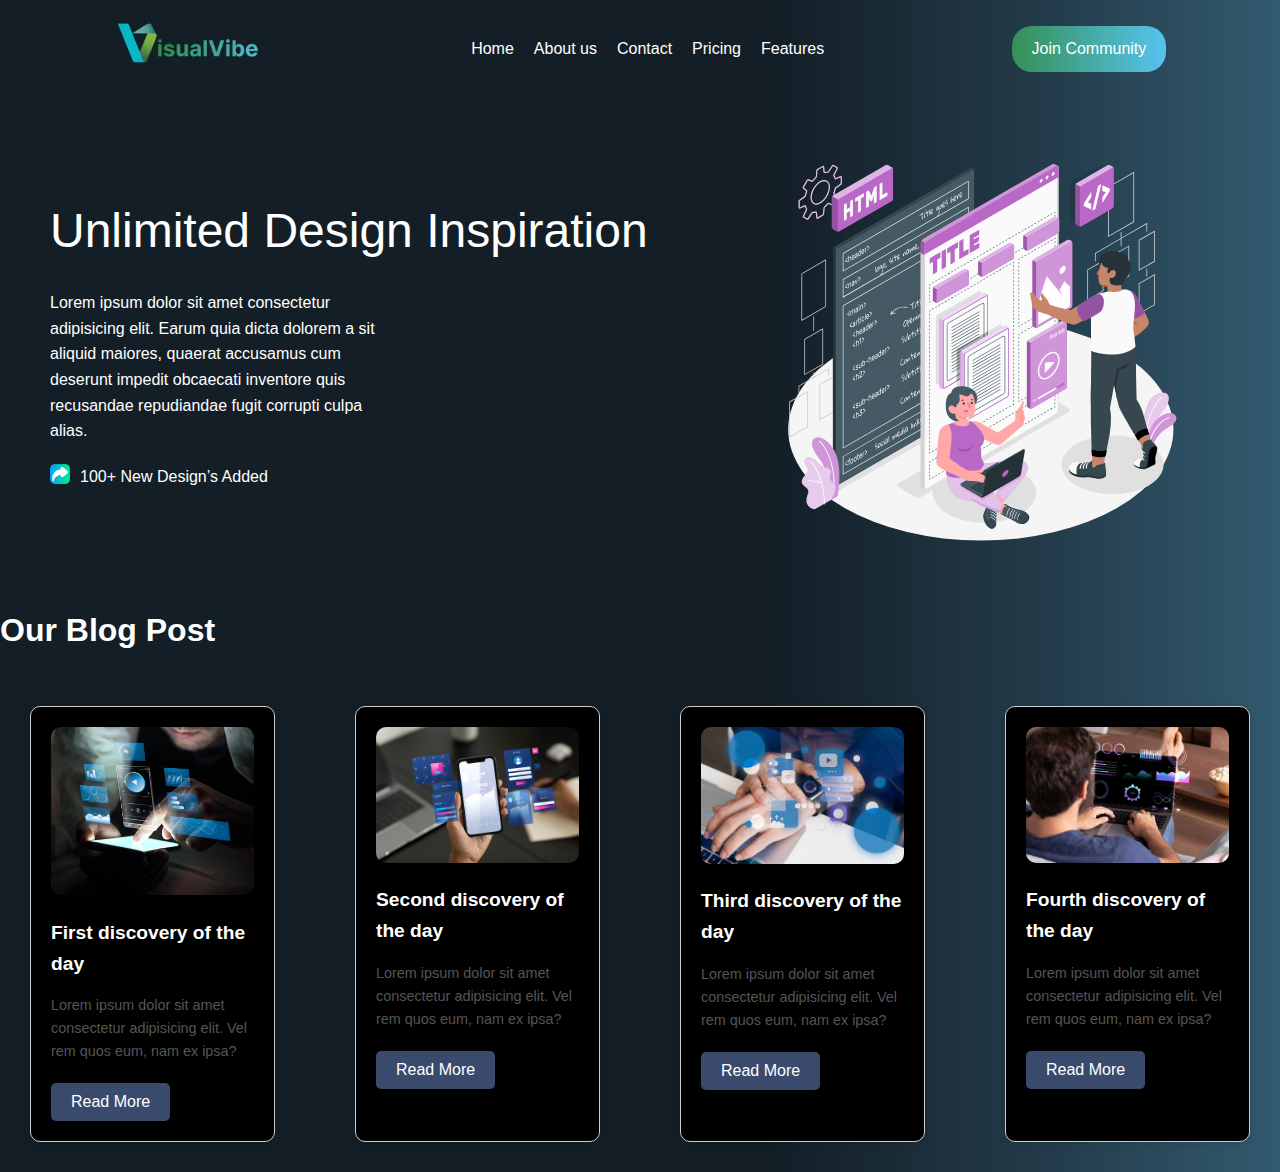
<file: Projeto_padrao (1)/Projeto_padrao/index.html>
<!DOCTYPE html>
<html lang="pt-br">
<head>
    <meta charset="UTF-8">
    <meta name="viewport" content="width=device-width, initial-scale=1.0">
    <title>Document</title>
    <link rel="stylesheet" href="css/style.css">
</head>
<body>
    <nav class="menu">
        <div class="logo">
            <img class="logo" src="img/logo (1).png" alt="logo">
        </div>

        <ul>
            <li><a href="#home">Home</a></li>
            <li><a href="#aboutus">About us</a></li>
            <li><a href="#contact">Contact</a></li>
            <li><a href="#pricing">Pricing</a></li>
            <li><a href="#features">Features</a></li>
        </ul>
        <a href="#" class="join-btn">Join Community</a>
    </nav>

    <section class="hero">
        <div class="content">
            <h2>Unlimited Design Inspiration</h2>
            <p>Lorem ipsum dolor sit amet consectetur adipisicing elit. Earum quia dicta dolorem a sit aliquid maiores, quaerat accusamus cum deserunt impedit obcaecati inventore quis recusandae repudiandae fugit corrupti culpa alias.</p>
            <div class="jp">
                <img src="img/undo.png" alt="" class="seta">
                <p>100+ New Design’s Added</p>
            </div>
        </div>
        <div class="heroSvg">
            <img src="img/SectionHero.svg" alt="" class="heroi">
        </div>
    </section>



    <section class="carrosel">
            <h1>Our Blog Post</h1>
            <div class="posts-container">
                <div class="card">
                    <img src="img/1.png" alt="card 1">
                    <h3>First discovery of the day</h3>
                    <p>Lorem ipsum dolor sit amet consectetur adipisicing elit. Vel rem quos eum, nam ex ipsa?</p>
                    <button>Read More</button>
                </div>
    
                <div class="card">
                    <img src="img/2.png" alt="card 2">
                    <h3>Second discovery of the day</h3>
                    <p>Lorem ipsum dolor sit amet consectetur adipisicing elit. Vel rem quos eum, nam ex ipsa?</p>
                    <button>Read More</button>
                </div>
    
                <div class="card">
                    <img src="img/3.png" alt="card 3">
                    <h3>Third discovery of the day</h3>
                    <p>Lorem ipsum dolor sit amet consectetur adipisicing elit. Vel rem quos eum, nam ex ipsa?</p>
                    <button>Read More</button>
                </div>
    
                <div class="card">
                    <img src="img/4.png" alt="card 4">
                    <h3>Fourth discovery of the day</h3>
                    <p>Lorem ipsum dolor sit amet consectetur adipisicing elit. Vel rem quos eum, nam ex ipsa?</p>
                    <button>Read More</button>
                </div>
            </div>
    </section>
</file>
<file: Projeto_padrao (1)/Projeto_padrao/css/style.css>
* {
    margin: 0;
    padding: 0;
    box-sizing: border-box;
    font-family: 'Arial', sans-serif;
}

body {
    background: linear-gradient(90deg, #131E26 60%, #223947, #325A6F);
    color: #fff;
    line-height: 1.6;
}

nav {
    display: flex;
    justify-content: space-around;
    align-items: center;
    width: 100%;
    padding: 20px;
}

.logo h1 {
    color: #00d082;
    font-size: 10px;  

}

.logo{
    width: 150px;
}
ul {
    list-style: none;
    display: flex;
}

li {
    margin-left: 20px;
}

li a {
    text-decoration: none;
    color: #fff;
}

.join-btn {
    background: linear-gradient(90deg, #349054, #57c3f0);   
    color: #fff;
    padding: 10px 20px;
    text-decoration: none;
    border-radius: 20px;
    display: flex;
    flex-wrap: wrap;
}

.hero {
    display: flex;
    justify-content: space-between;
    align-items: center;
    padding: 50px;
}

.content h2 {
    font-size: 48px;
    margin-bottom: 20px;
    font-weight: lighter;
}

.content p {
    font-size: 16px;
    margin-bottom: 20px;
    max-width: 50%;
}

.heroi {
    width: 500px;
    height: 400px;

}
.seta{
    width: 20px;
    height: 20px;
   
}
.jp{
    display: flex;
    gap: 10px;
}


---------------------------


.carrosel {
    width: 80%;
    margin: 20px auto;
    text-align: center;
}

.carrosel h1 {
    font-size: 2rem;
    margin-bottom: 20px;
}

.posts-container {
    display: grid;
    grid-template-columns: repeat(4, 1fr);
    gap: 20px;
}

.card {
    background-color: #000000;
    border: 1px solid #ccc;
    padding: 20px;
    border-radius: 10px;
    box-shadow: 0 2px 8px rgba(0, 0, 0, 0.1);
    transition: transform 0.3s;
    margin: 30px;
}


.card img {
    width: 100%;
    border-radius: 10px;
}

.card h3 {
    font-size: 1.2rem;
    margin: 15px 0;
}

.card p {
    font-size: 0.9rem;
    color: #555;
    margin-bottom: 20px;
}

button {
    background-color: #394a6d;
    color: #fff;
    padding: 10px 20px;
    border: none;
    border-radius: 5px;
    cursor: pointer;
    font-size: 1rem;
}
</file>
